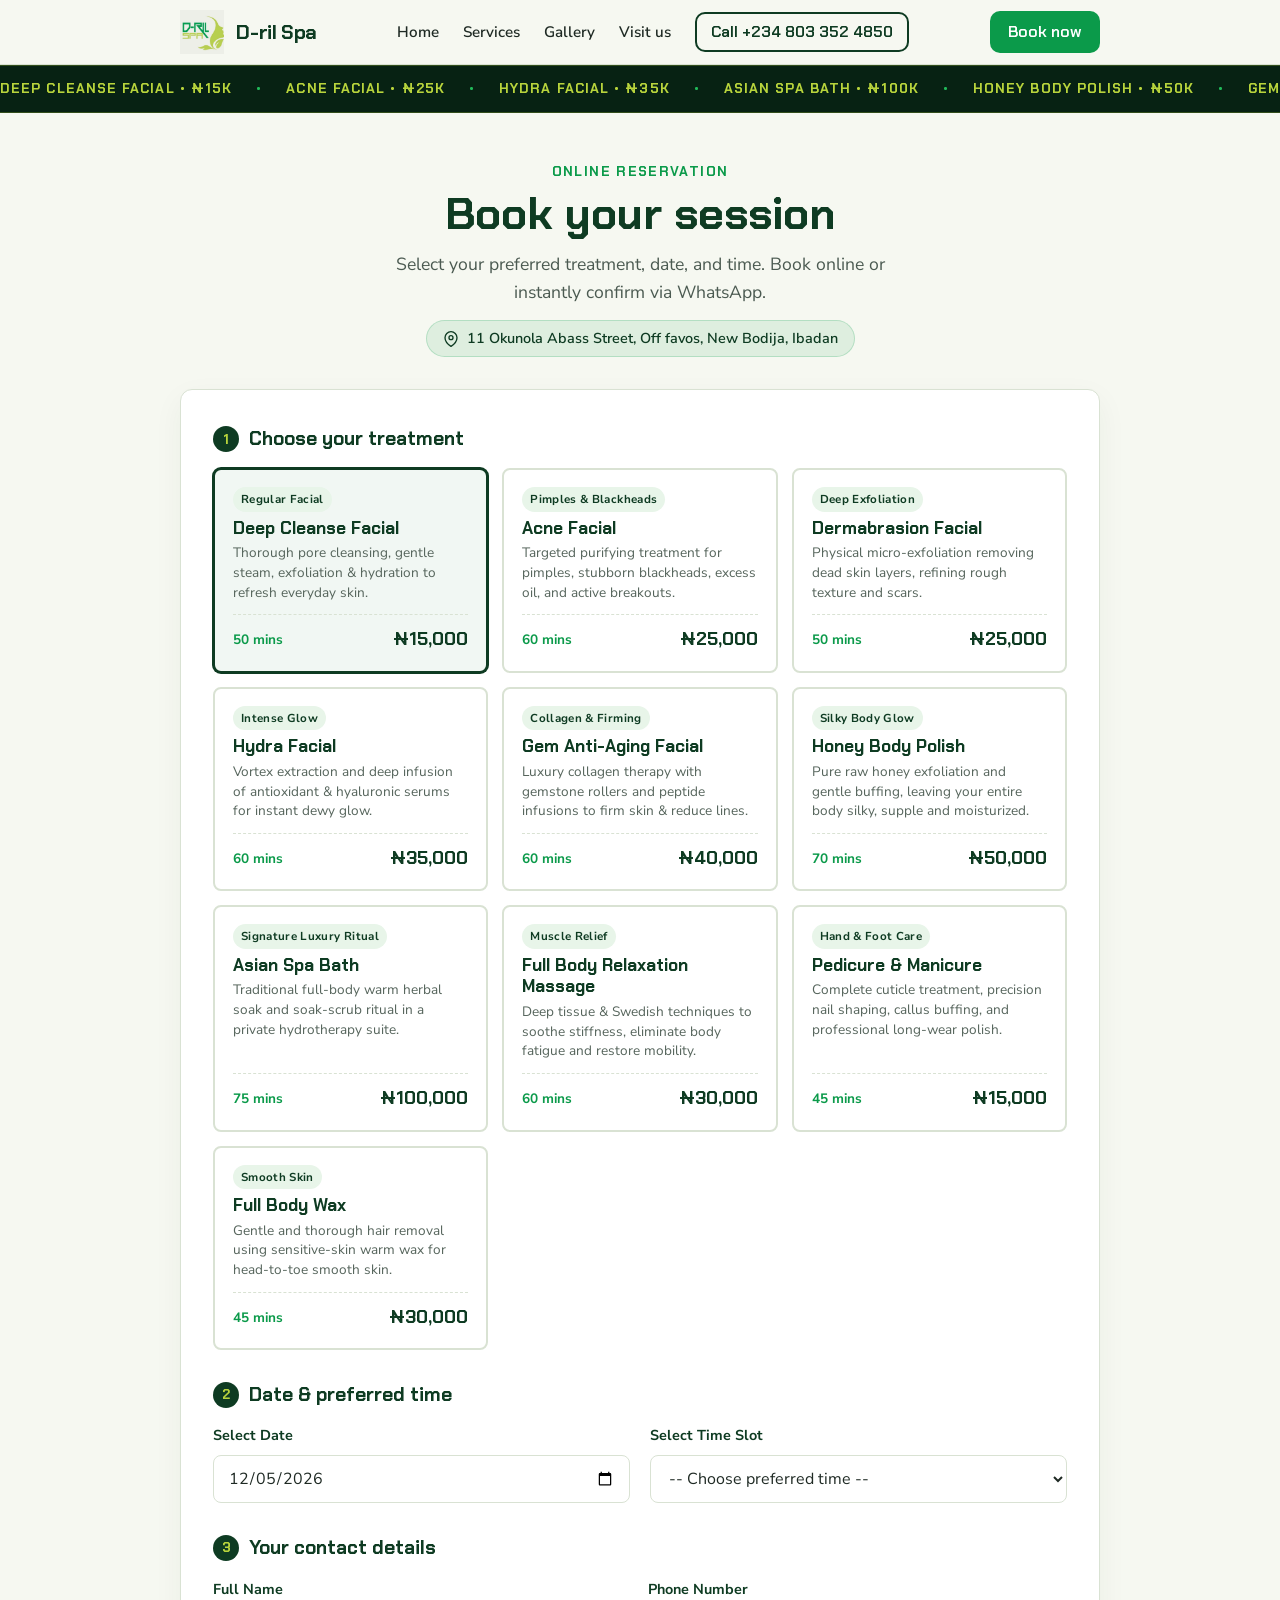
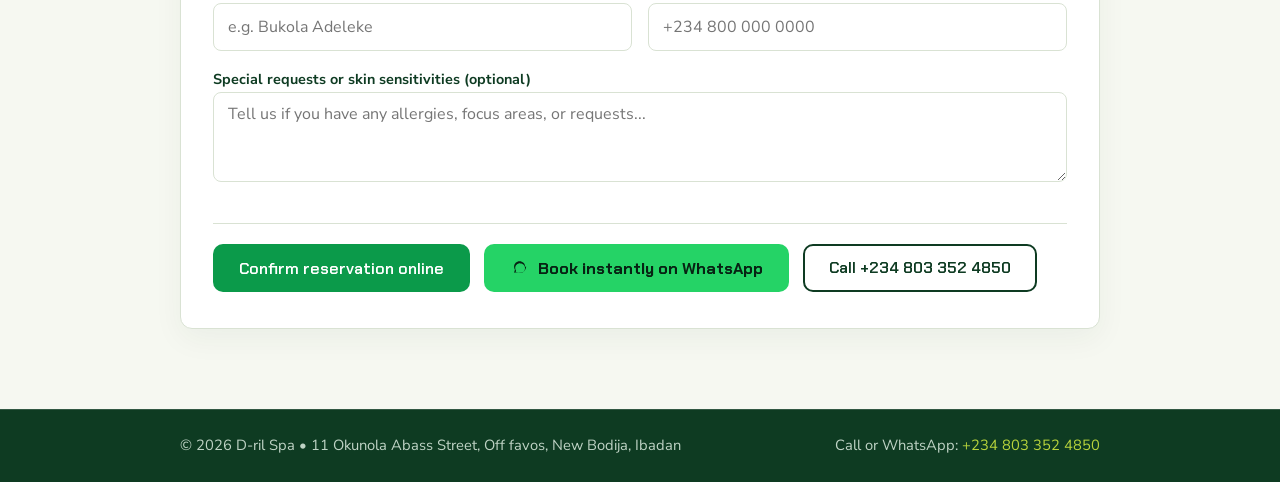
<file: booking.html>
<!DOCTYPE html>
<html lang="en">
<head>
<meta charset="UTF-8">
<meta name="viewport" content="width=device-width, initial-scale=1">
<title>Book an Appointment | D-ril Spa</title>
<meta name="description" content="Book your massage, facial, manicure, Asian bath or waxing session at D-ril Spa. Call +234 803 352 4850 or book online.">
<link rel="preconnect" href="https://fonts.googleapis.com">
<link rel="preconnect" href="https://fonts.gstatic.com" crossorigin>
<link href="https://fonts.googleapis.com/css2?family=Chakra+Petch:wght@500;600;700&family=Nunito+Sans:wght@400;600;700&display=swap" rel="stylesheet">
<style>
  :root {
    --forest: #0E3B22;
    --forest-dark: #072213;
    --green: #0B9A4A;
    --green-hover: #08803d;
    --lime: #B8D43C;
    --lime-hover: #cbe254;
    --mist: #F6F8F1;
    --ink: #1F2A24;
    --line: #D9E2D3;
    --white: #FFFFFF;
    --head: "Chakra Petch", "Trebuchet MS", sans-serif;
    --body: "Nunito Sans", "Segoe UI", Arial, sans-serif;
    --radius: 12px;
    --radius-sm: 8px;
    --transition: 0.18s cubic-bezier(0.2, 0, 0, 1);
  }

  *, *::before, *::after { box-sizing: border-box; margin: 0; padding: 0; }
  html { scroll-behavior: smooth; }
  body {
    font-family: var(--body);
    color: var(--ink);
    background-color: var(--mist);
    line-height: 1.6;
    -webkit-font-smoothing: antialiased;
    min-height: 100vh;
    display: flex;
    flex-direction: column;
  }

  img { max-width: 100%; display: block; }
  a { color: inherit; text-decoration: none; }
  :focus-visible { outline: 3px solid var(--green); outline-offset: 3px; }

  .wrap { max-width: 960px; margin: 0 auto; padding: 0 20px; width: 100%; }

  h1, h2, h3, h4 { font-family: var(--head); line-height: 1.15; color: var(--forest); }

  /* Buttons */
  .btn {
    display: inline-flex;
    align-items: center;
    justify-content: center;
    gap: 8px;
    min-height: 48px;
    padding: 0 24px;
    font-family: var(--head);
    font-weight: 600;
    font-size: 1rem;
    border-radius: 10px;
    border: 2px solid transparent;
    cursor: pointer;
    transition: background-color var(--transition), border-color var(--transition), transform var(--transition);
  }
  .btn:hover { transform: translateY(-1px); }
  .btn:active { transform: translateY(0); }

  .btn-lime { background: var(--lime); color: var(--forest); }
  .btn-lime:hover { background: var(--lime-hover); }

  .btn-green { background: var(--green); color: var(--white); }
  .btn-green:hover { background: var(--green-hover); }

  .btn-whatsapp { background: #25D366; color: #072213; font-weight: 700; }
  .btn-whatsapp:hover { background: #20bd5a; }

  .btn-line { border-color: var(--forest); color: var(--forest); background: transparent; }
  .btn-line:hover { background: rgba(14, 59, 34, 0.08); }

  /* Scroll Progress Bar */
  #scroll-progress {
    position: fixed;
    top: 0;
    left: 0;
    height: 3px;
    width: 0%;
    background: linear-gradient(90deg, var(--lime), #25D366);
    z-index: 100;
    transition: width 0.08s ease-out;
  }

  /* Continuous Seamless Infinite Ticker - Runs All The Time */
  .marquee-track {
    background: #072213;
    color: var(--lime);
    overflow: hidden;
    white-space: nowrap;
    display: flex;
    user-select: none;
    border-top: 1px solid rgba(184, 212, 60, 0.25);
    border-bottom: 1px solid rgba(184, 212, 60, 0.25);
    padding: 12px 0;
    font-family: var(--head);
    font-size: 0.85rem;
    font-weight: 700;
    letter-spacing: 0.08em;
    text-transform: uppercase;
    width: 100%;
    position: relative;
  }
  .marquee-group {
    flex-shrink: 0;
    display: flex;
    align-items: center;
    gap: 24px;
    padding-right: 24px;
    min-width: 100%;
    animation: marqueeContinuousLeft 30s linear infinite;
    will-change: transform;
  }
  @keyframes marqueeContinuousLeft {
    0% { transform: translate3d(0, 0, 0); }
    100% { transform: translate3d(-100%, 0, 0); }
  }
  .marquee-track:hover .marquee-group {
    animation-play-state: running !important;
  }
  .m-dot { color: #25D366; opacity: 0.85; }

  /* Header */
  header {
    background: rgba(246, 248, 241, 0.94);
    backdrop-filter: blur(12px);
    -webkit-backdrop-filter: blur(12px);
    border-bottom: 1px solid var(--line);
    position: sticky;
    top: 0;
    z-index: 50;
    transition: box-shadow .25s ease, background-color .25s ease;
  }
  header.scrolled {
    box-shadow: 0 4px 20px rgba(14, 59, 34, 0.08);
    background: rgba(246, 248, 241, 0.98);
  }
  .bar {
    display: flex;
    align-items: center;
    justify-content: space-between;
    gap: 12px;
    min-height: 64px;
  }
  .brand-wrap {
    display: flex;
    align-items: center;
    gap: 12px;
  }
  .bar img {
    height: 44px;
    width: auto;
    mix-blend-mode: multiply;
  }
  .brand-title {
    font-family: var(--head);
    font-weight: 700;
    font-size: 1.25rem;
    color: var(--forest);
    letter-spacing: -0.02em;
  }
  nav { display: flex; gap: 24px; align-items: center; }
  nav a { text-decoration: none; font-weight: 600; font-size: 0.95rem; }
  nav a:hover { color: var(--green); }

  /* Booking Page Body */
  .booking-section {
    padding: 48px 0 80px;
    flex: 1;
  }

  .booking-header {
    margin-bottom: 32px;
    text-align: center;
  }
  .booking-header .eyebrow {
    font-family: var(--head);
    font-size: 0.85rem;
    font-weight: 700;
    text-transform: uppercase;
    letter-spacing: 0.1em;
    color: var(--green);
    margin-bottom: 6px;
    display: block;
  }
  .booking-header h1 {
    font-size: clamp(2rem, 5vw, 2.8rem);
    margin-bottom: 10px;
  }
  .booking-header p {
    color: #4b5a51;
    font-size: 1.1rem;
    max-width: 540px;
    margin: 0 auto;
  }

  /* Booking Card */
  .booking-card {
    background: var(--white);
    border: 1px solid var(--line);
    border-radius: var(--radius);
    padding: 36px 32px;
    box-shadow: 0 10px 30px rgba(14, 59, 34, 0.05);
  }

  .form-section-title {
    font-size: 1.2rem;
    margin-bottom: 16px;
    display: flex;
    align-items: center;
    gap: 10px;
  }
  .step-num {
    display: inline-flex;
    align-items: center;
    justify-content: center;
    width: 26px;
    height: 26px;
    background: var(--forest);
    color: var(--lime);
    border-radius: 50%;
    font-size: 0.85rem;
    font-weight: 700;
  }

  /* Treatment Selection Grid */
  .treatments-grid {
    display: grid;
    grid-template-columns: repeat(auto-fit, minmax(260px, 1fr));
    gap: 14px;
    margin-bottom: 32px;
  }
  .treatment-option {
    border: 2px solid var(--line);
    border-radius: var(--radius-sm);
    padding: 16px 18px;
    cursor: pointer;
    transition: border-color var(--transition), background-color var(--transition), box-shadow var(--transition);
    display: flex;
    flex-direction: column;
    justify-content: space-between;
    position: relative;
    background: #fff;
  }
  .treatment-option:hover {
    border-color: var(--green);
    background-color: #fafdF8;
    box-shadow: 0 4px 12px rgba(11, 154, 74, 0.08);
  }
  .treatment-option input {
    position: absolute;
    opacity: 0;
  }
  .treatment-option.selected {
    border-color: var(--forest);
    background-color: #f1f7f3;
    box-shadow: 0 0 0 1px var(--forest);
  }
  .treatment-tag {
    display: inline-block;
    background: #E8F5E9;
    color: var(--forest);
    font-size: 0.72rem;
    font-weight: 700;
    padding: 3px 8px;
    border-radius: 999px;
    letter-spacing: 0.03em;
    margin-bottom: 6px;
    width: fit-content;
  }
  .treatment-name {
    font-family: var(--head);
    font-size: 1.08rem;
    font-weight: 700;
    color: var(--forest);
    margin-bottom: 4px;
    line-height: 1.25;
  }
  .treatment-desc {
    font-size: 0.85rem;
    color: #55645B;
    margin-bottom: 12px;
    line-height: 1.45;
  }
  .treatment-meta {
    font-size: 0.85rem;
    font-weight: 700;
    color: var(--green);
    display: flex;
    justify-content: space-between;
    align-items: center;
    border-top: 1px dashed var(--line);
    padding-top: 10px;
    margin-top: auto;
  }
  .treatment-price {
    font-family: var(--head);
    font-size: 1.15rem;
    color: var(--forest);
    font-weight: 700;
  }

  /* Date & Time Selectors */
  .datetime-row {
    display: grid;
    grid-template-columns: 1fr 1fr;
    gap: 20px;
    margin-bottom: 32px;
  }

  .date-picker-wrap, .time-picker-wrap {
    display: flex;
    flex-direction: column;
    gap: 8px;
  }
  .input-label {
    font-size: 0.9rem;
    font-weight: 700;
    color: var(--forest);
  }
  .custom-select, .custom-input, .custom-textarea {
    width: 100%;
    min-height: 48px;
    padding: 10px 14px;
    font-family: var(--body);
    font-size: 1rem;
    border-radius: var(--radius-sm);
    border: 1px solid var(--line);
    background: #fff;
    color: var(--ink);
    transition: border-color var(--transition);
  }
  .custom-select:focus, .custom-input:focus, .custom-textarea:focus {
    border-color: var(--green);
    outline: none;
    box-shadow: 0 0 0 3px rgba(11, 154, 74, 0.15);
  }
  .custom-textarea {
    min-height: 90px;
    resize: vertical;
  }

  /* Contact Details */
  .details-grid {
    display: grid;
    grid-template-columns: 1fr 1fr;
    gap: 16px;
    margin-bottom: 32px;
  }
  .full-col {
    grid-column: 1 / -1;
  }

  /* Submit Buttons */
  .actions-row {
    display: flex;
    flex-wrap: wrap;
    gap: 14px;
    padding-top: 20px;
    border-top: 1px solid var(--line);
    align-items: center;
  }

  /* Confirmation Box */
  .confirmation-box {
    display: none;
    background: #f1f7f3;
    border: 2px solid var(--green);
    border-radius: var(--radius);
    padding: 32px 24px;
    text-align: center;
    margin-top: 24px;
    animation: fadeIn 0.3s ease-out;
  }
  @keyframes fadeIn {
    from { opacity: 0; transform: translateY(8px); }
    to { opacity: 1; transform: translateY(0); }
  }
  .confirm-icon {
    width: 56px;
    height: 56px;
    background: var(--green);
    color: #fff;
    border-radius: 50%;
    display: inline-flex;
    align-items: center;
    justify-content: center;
    font-size: 28px;
    margin-bottom: 16px;
  }

  /* Footer */
  footer {
    background: var(--forest);
    color: #BFD3C5;
    border-top: 1px solid rgba(255,255,255,.15);
    padding: 24px 0;
    font-size: 0.92rem;
    margin-top: auto;
  }
  .footer-inner {
    display: flex;
    justify-content: space-between;
    align-items: center;
    flex-wrap: wrap;
    gap: 12px;
  }

  @media (max-width: 680px) {
    .booking-card { padding: 24px 18px; }
    .datetime-row, .details-grid { grid-template-columns: 1fr; }
    .actions-row { flex-direction: column; }
    .actions-row .btn { width: 100%; }
    nav { display: none; }
  }
</style>
</head>
<body>
<div id="scroll-progress" aria-hidden="true"></div>

<header>
  <div class="wrap bar">
    <a href="index.html" class="brand-wrap" aria-label="D-ril Spa home">
      <img src="images/logo.jpg" alt="D-ril Spa" width="44" height="44">
      <span class="brand-title">D-ril Spa</span>
    </a>
    <nav aria-label="Main">
      <a href="index.html">Home</a>
      <a href="index.html#services">Services</a>
      <a href="index.html#gallery">Gallery</a>
      <a href="index.html#visit">Visit us</a>
      <a href="tel:+2348033524850" class="btn btn-line" style="min-height: 40px; padding: 0 14px;">Call +234 803 352 4850</a>
    </nav>
    <a class="btn btn-green" href="booking.html" style="min-height: 42px; padding: 0 16px;">Book now</a>
  </div>
</header>

<!-- Continuous Ambient Ticker Bar - Runs All The Time -->
<div class="marquee-track" aria-label="Services & Spa Highlights">
  <div class="marquee-group">
    <span>Deep Cleanse Facial &bull; &#8358;15k</span><span class="m-dot">&bull;</span>
    <span>Acne Facial &bull; &#8358;25k</span><span class="m-dot">&bull;</span>
    <span>Hydra Facial &bull; &#8358;35k</span><span class="m-dot">&bull;</span>
    <span>Asian Spa Bath &bull; &#8358;100k</span><span class="m-dot">&bull;</span>
    <span>Honey Body Polish &bull; &#8358;50k</span><span class="m-dot">&bull;</span>
    <span>Gem Anti-Aging &bull; &#8358;40k</span><span class="m-dot">&bull;</span>
    <span>Dermabrasion Facial &bull; &#8358;25k</span><span class="m-dot">&bull;</span>
    <span>Full Body Relaxation Massage</span><span class="m-dot">&bull;</span>
    <span>Pedicure &amp; Manicure</span><span class="m-dot">&bull;</span>
    <span>11 Okunola Abass, Off favos, New Bodija, Ibadan</span><span class="m-dot">&bull;</span>
    <span>Call +234 803 352 4850</span><span class="m-dot">&bull;</span>
  </div>
  <div class="marquee-group" aria-hidden="true">
    <span>Deep Cleanse Facial &bull; &#8358;15k</span><span class="m-dot">&bull;</span>
    <span>Acne Facial &bull; &#8358;25k</span><span class="m-dot">&bull;</span>
    <span>Hydra Facial &bull; &#8358;35k</span><span class="m-dot">&bull;</span>
    <span>Asian Spa Bath &bull; &#8358;100k</span><span class="m-dot">&bull;</span>
    <span>Honey Body Polish &bull; &#8358;50k</span><span class="m-dot">&bull;</span>
    <span>Gem Anti-Aging &bull; &#8358;40k</span><span class="m-dot">&bull;</span>
    <span>Dermabrasion Facial &bull; &#8358;25k</span><span class="m-dot">&bull;</span>
    <span>Full Body Relaxation Massage</span><span class="m-dot">&bull;</span>
    <span>Pedicure &amp; Manicure</span><span class="m-dot">&bull;</span>
    <span>11 Okunola Abass, Off favos, New Bodija, Ibadan</span><span class="m-dot">&bull;</span>
    <span>Call +234 803 352 4850</span><span class="m-dot">&bull;</span>
  </div>
</div>

<main class="booking-section">
  <div class="wrap">
    <div class="booking-header">
      <span class="eyebrow">Online Reservation</span>
      <h1>Book your session</h1>
      <p>Select your preferred treatment, date, and time. Book online or instantly confirm via WhatsApp.</p>
      <div style="margin-top: 14px; display: inline-flex; align-items: center; gap: 8px; font-size: 0.9rem; color: var(--forest); background: rgba(11, 154, 74, 0.1); border: 1px solid rgba(11, 154, 74, 0.2); padding: 6px 16px; border-radius: 999px; font-weight: 600;">
        <svg width="16" height="16" viewBox="0 0 24 24" fill="none" stroke="currentColor" stroke-width="2" stroke-linecap="round" stroke-linejoin="round" aria-hidden="true"><path d="M21 10c0 7-9 13-9 13s-9-6-9-13a9 9 0 0 1 18 0z"></path><circle cx="12" cy="10" r="3"></circle></svg>
        <span>11 Okunola Abass Street, Off favos, New Bodija, Ibadan</span>
      </div>
    </div>

    <div class="booking-card">
      <form id="appointment-form" onsubmit="handleBooking(event)">
        
        <!-- STEP 1: TREATMENT -->
        <h2 class="form-section-title"><span class="step-num">1</span> Choose your treatment</h2>
        <div class="treatments-grid">
          <!-- 1: Deep Cleanse Facial -->
          <label class="treatment-option selected">
            <input type="radio" name="treatment" value="Deep Cleanse Facial" data-price="₦15,000" data-duration="50 mins" checked onchange="selectTreatment(this)">
            <div>
              <span class="treatment-tag">Regular Facial</span>
              <div class="treatment-name">Deep Cleanse Facial</div>
              <div class="treatment-desc">Thorough pore cleansing, gentle steam, exfoliation &amp; hydration to refresh everyday skin.</div>
            </div>
            <div class="treatment-meta">
              <span>50 mins</span>
              <span class="treatment-price">&#8358;15,000</span>
            </div>
          </label>

          <!-- 2: Acne Facial -->
          <label class="treatment-option">
            <input type="radio" name="treatment" value="Acne Facial" data-price="₦25,000" data-duration="60 mins" onchange="selectTreatment(this)">
            <div>
              <span class="treatment-tag">Pimples &amp; Blackheads</span>
              <div class="treatment-name">Acne Facial</div>
              <div class="treatment-desc">Targeted purifying treatment for pimples, stubborn blackheads, excess oil, and active breakouts.</div>
            </div>
            <div class="treatment-meta">
              <span>60 mins</span>
              <span class="treatment-price">&#8358;25,000</span>
            </div>
          </label>

          <!-- 3: Dermabrasion Facial -->
          <label class="treatment-option">
            <input type="radio" name="treatment" value="Dermabrasion Facial" data-price="₦25,000" data-duration="50 mins" onchange="selectTreatment(this)">
            <div>
              <span class="treatment-tag">Deep Exfoliation</span>
              <div class="treatment-name">Dermabrasion Facial</div>
              <div class="treatment-desc">Physical micro-exfoliation removing dead skin layers, refining rough texture and scars.</div>
            </div>
            <div class="treatment-meta">
              <span>50 mins</span>
              <span class="treatment-price">&#8358;25,000</span>
            </div>
          </label>

          <!-- 4: Hydra Facial -->
          <label class="treatment-option">
            <input type="radio" name="treatment" value="Hydra Facial" data-price="₦35,000" data-duration="60 mins" onchange="selectTreatment(this)">
            <div>
              <span class="treatment-tag">Intense Glow</span>
              <div class="treatment-name">Hydra Facial</div>
              <div class="treatment-desc">Vortex extraction and deep infusion of antioxidant &amp; hyaluronic serums for instant dewy glow.</div>
            </div>
            <div class="treatment-meta">
              <span>60 mins</span>
              <span class="treatment-price">&#8358;35,000</span>
            </div>
          </label>

          <!-- 5: Gem Anti-Aging Facial -->
          <label class="treatment-option">
            <input type="radio" name="treatment" value="Gem Anti-Aging Facial" data-price="₦40,000" data-duration="60 mins" onchange="selectTreatment(this)">
            <div>
              <span class="treatment-tag">Collagen &amp; Firming</span>
              <div class="treatment-name">Gem Anti-Aging Facial</div>
              <div class="treatment-desc">Luxury collagen therapy with gemstone rollers and peptide infusions to firm skin &amp; reduce lines.</div>
            </div>
            <div class="treatment-meta">
              <span>60 mins</span>
              <span class="treatment-price">&#8358;40,000</span>
            </div>
          </label>

          <!-- 6: Honey Body Polish -->
          <label class="treatment-option">
            <input type="radio" name="treatment" value="Honey Body Polish" data-price="₦50,000" data-duration="70 mins" onchange="selectTreatment(this)">
            <div>
              <span class="treatment-tag">Silky Body Glow</span>
              <div class="treatment-name">Honey Body Polish</div>
              <div class="treatment-desc">Pure raw honey exfoliation and gentle buffing, leaving your entire body silky, supple and moisturized.</div>
            </div>
            <div class="treatment-meta">
              <span>70 mins</span>
              <span class="treatment-price">&#8358;50,000</span>
            </div>
          </label>

          <!-- 7: Asian Spa Bath -->
          <label class="treatment-option">
            <input type="radio" name="treatment" value="Asian Spa Bath" data-price="₦100,000" data-duration="75 mins" onchange="selectTreatment(this)">
            <div>
              <span class="treatment-tag">Signature Luxury Ritual</span>
              <div class="treatment-name">Asian Spa Bath</div>
              <div class="treatment-desc">Traditional full-body warm herbal soak and soak-scrub ritual in a private hydrotherapy suite.</div>
            </div>
            <div class="treatment-meta">
              <span>75 mins</span>
              <span class="treatment-price">&#8358;100,000</span>
            </div>
          </label>

          <!-- 8: Full Body Relaxation Massage -->
          <label class="treatment-option">
            <input type="radio" name="treatment" value="Full Body Relaxation Massage" data-price="₦30,000" data-duration="60 mins" onchange="selectTreatment(this)">
            <div>
              <span class="treatment-tag">Muscle Relief</span>
              <div class="treatment-name">Full Body Relaxation Massage</div>
              <div class="treatment-desc">Deep tissue &amp; Swedish techniques to soothe stiffness, eliminate body fatigue and restore mobility.</div>
            </div>
            <div class="treatment-meta">
              <span>60 mins</span>
              <span class="treatment-price">&#8358;30,000</span>
            </div>
          </label>

          <!-- 9: Pedicure & Manicure -->
          <label class="treatment-option">
            <input type="radio" name="treatment" value="Pedicure & Manicure" data-price="₦15,000" data-duration="45 mins" onchange="selectTreatment(this)">
            <div>
              <span class="treatment-tag">Hand &amp; Foot Care</span>
              <div class="treatment-name">Pedicure &amp; Manicure</div>
              <div class="treatment-desc">Complete cuticle treatment, precision nail shaping, callus buffing, and professional long-wear polish.</div>
            </div>
            <div class="treatment-meta">
              <span>45 mins</span>
              <span class="treatment-price">&#8358;15,000</span>
            </div>
          </label>

          <!-- 10: Full Body Wax -->
          <label class="treatment-option">
            <input type="radio" name="treatment" value="Full Body Wax" data-price="₦30,000" data-duration="45 mins" onchange="selectTreatment(this)">
            <div>
              <span class="treatment-tag">Smooth Skin</span>
              <div class="treatment-name">Full Body Wax</div>
              <div class="treatment-desc">Gentle and thorough hair removal using sensitive-skin warm wax for head-to-toe smooth skin.</div>
            </div>
            <div class="treatment-meta">
              <span>45 mins</span>
              <span class="treatment-price">&#8358;30,000</span>
            </div>
          </label>
        </div>

        <!-- STEP 2: DATE & TIME -->
        <h2 class="form-section-title"><span class="step-num">2</span> Date &amp; preferred time</h2>
        <div class="datetime-row">
          <div class="date-picker-wrap">
            <label for="book-date" class="input-label">Select Date</label>
            <input type="date" id="book-date" class="custom-input" required>
          </div>
          <div class="time-picker-wrap">
            <label for="book-time" class="input-label">Select Time Slot</label>
            <select id="book-time" class="custom-select" required>
              <option value="">-- Choose preferred time --</option>
              <option value="09:00 AM">09:00 AM (Morning)</option>
              <option value="10:30 AM">10:30 AM (Morning)</option>
              <option value="12:00 PM">12:00 PM (Noon)</option>
              <option value="01:30 PM">01:30 PM (Afternoon)</option>
              <option value="03:00 PM">03:00 PM (Afternoon)</option>
              <option value="04:30 PM">04:30 PM (Evening)</option>
              <option value="06:00 PM">06:00 PM (Evening)</option>
            </select>
          </div>
        </div>

        <!-- STEP 3: CONTACT INFO -->
        <h2 class="form-section-title"><span class="step-num">3</span> Your contact details</h2>
        <div class="details-grid">
          <div>
            <label for="client-name" class="input-label">Full Name</label>
            <input type="text" id="client-name" class="custom-input" placeholder="e.g. Bukola Adeleke" required>
          </div>
          <div>
            <label for="client-phone" class="input-label">Phone Number</label>
            <input type="tel" id="client-phone" class="custom-input" placeholder="+234 800 000 0000" required>
          </div>
          <div class="full-col">
            <label for="client-notes" class="input-label">Special requests or skin sensitivities (optional)</label>
            <textarea id="client-notes" class="custom-textarea" placeholder="Tell us if you have any allergies, focus areas, or requests..."></textarea>
          </div>
        </div>

        <!-- ACTIONS -->
        <div class="actions-row">
          <button type="submit" class="btn btn-green">Confirm reservation online</button>
          <button type="button" class="btn btn-whatsapp" onclick="bookViaWhatsApp()">
            <svg width="20" height="20" viewBox="0 0 24 24" fill="currentColor"><path d="M12.031 6.172c-3.181 0-5.767 2.586-5.768 5.766-.001 1.298.38 2.27 1.019 3.287l-.711 2.598 2.664-.698c.969.587 1.961.954 3.011.954l.002.001c3.182 0 5.77-2.587 5.771-5.766.001-1.543-.599-2.993-1.69-4.084-1.09-1.09-2.541-1.688-4.087-1.688zm7.32 4.095c.001 1.961-.762 3.805-2.148 5.191-1.387 1.387-3.231 2.15-5.191 2.15h-.002c-1.189 0-2.355-.32-3.374-.925l-3.736.98 1-3.64c-.663-1.066-1.013-2.298-1.012-3.562 0-3.649 2.97-6.619 6.621-6.619 1.768 0 3.431.689 4.68 1.939s1.94 2.912 1.94 4.681z"/></svg>
            Book instantly on WhatsApp
          </button>
          <a href="tel:+2348033524850" class="btn btn-line">Call +234 803 352 4850</a>
        </div>
      </form>

      <!-- Confirmation Screen -->
      <div id="confirmation-screen" class="confirmation-box" role="alert" aria-live="polite">
        <div class="confirm-icon">✓</div>
        <h2 style="margin-bottom: 8px;">Reservation Request Sent!</h2>
        <p style="color: #4b5a51; margin-bottom: 20px;">Thank you, <strong id="conf-name"></strong>. We have received your booking request for <strong id="conf-service"></strong> on <strong id="conf-date"></strong> at <strong id="conf-time"></strong>.</p>
        <div style="background: #fff; border: 1px solid var(--line); border-radius: 8px; padding: 16px 20px; display: inline-block; text-align: left; margin-bottom: 24px; max-width: 460px; width: 100%;">
          <div style="margin-bottom: 5px;"><strong>Booking Ref:</strong> <span id="conf-ref" style="font-family: var(--head); color: var(--green);"></span></div>
          <div style="margin-bottom: 5px;"><strong>Price / Fee:</strong> <span id="conf-price" style="font-weight: 700; color: var(--forest);"></span></div>
          <div style="margin-bottom: 5px;"><strong>Location:</strong> 11 Okunola Abass Street, Off favos, New Bodija, Ibadan</div>
          <div><strong>Contact:</strong> +234 803 352 4850</div>
        </div>
        <div>
          <a href="index.html" class="btn btn-green">Return to home</a>
        </div>
      </div>
    </div>
  </div>
</main>

<footer>
  <div class="wrap footer-inner">
    <div>&copy; <span id="yr"></span> D-ril Spa &bull; 11 Okunola Abass Street, Off favos, New Bodija, Ibadan</div>
    <div>Call or WhatsApp: <a href="tel:+2348033524850" style="color:var(--lime); text-decoration:none;">+234 803 352 4850</a></div>
  </div>
</footer>

<script>
  document.getElementById("yr").textContent = new Date().getFullYear();

  // Set default date to today
  const today = new Date().toISOString().split('T')[0];
  const dateInput = document.getElementById('book-date');
  dateInput.min = today;
  dateInput.value = today;

  function selectTreatment(radio) {
    document.querySelectorAll('.treatment-option').forEach(el => el.classList.remove('selected'));
    radio.closest('.treatment-option').classList.add('selected');
  }

  function getSelectedTreatmentData() {
    const checked = document.querySelector('input[name="treatment"]:checked');
    if (checked) {
      return {
        service: checked.value,
        price: checked.getAttribute('data-price') || '',
        duration: checked.getAttribute('data-duration') || ''
      };
    }
    return { service: 'Deep Cleanse Facial', price: '₦15,000', duration: '50 mins' };
  }

  // Pre-select treatment from URL query parameter (e.g. booking.html?treatment=Hydra%20Facial)
  document.addEventListener('DOMContentLoaded', () => {
    const params = new URLSearchParams(window.location.search);
    const requested = params.get('treatment');
    if (requested) {
      const targetRadio = document.querySelector(`input[name="treatment"][value="${requested}"]`);
      if (targetRadio) {
        targetRadio.checked = true;
        selectTreatment(targetRadio);
        targetRadio.closest('.treatment-option').scrollIntoView({ behavior: 'smooth', block: 'nearest' });
      }
    }
  });

  function handleBooking(event) {
    event.preventDefault();
    const data = getSelectedTreatmentData();
    const date = document.getElementById('book-date').value;
    const time = document.getElementById('book-time').value;
    const name = document.getElementById('client-name').value;
    const ref = "DRIL-" + Math.floor(100000 + Math.random() * 900000);

    document.getElementById('conf-name').textContent = name;
    document.getElementById('conf-service').textContent = data.service;
    document.getElementById('conf-date').textContent = date;
    document.getElementById('conf-time').textContent = time;
    document.getElementById('conf-ref').textContent = ref;
    document.getElementById('conf-price').textContent = data.price;

    document.getElementById('appointment-form').style.display = 'none';
    const confBox = document.getElementById('confirmation-screen');
    confBox.style.display = 'block';
    confBox.scrollIntoView({ behavior: 'smooth', block: 'nearest' });
  }

  function bookViaWhatsApp() {
    const data = getSelectedTreatmentData();
    const date = document.getElementById('book-date').value || today;
    const time = document.getElementById('book-time').value || 'Flexible';
    const name = document.getElementById('client-name').value || 'Valued Guest';
    const phone = document.getElementById('client-phone').value;
    const notes = document.getElementById('client-notes').value;

    let message = `Hello D-ril Spa, I would like to book an appointment:\n\n• Treatment: ${data.service} (${data.price})\n• Date: ${date}\n• Time: ${time}\n• Name: ${name}`;
    if (phone) {
      message += `\n• Phone: ${phone}`;
    }
    if (notes) {
      message += `\n• Notes: ${notes}`;
    }

    const encoded = encodeURIComponent(message);
    window.open(`https://wa.me/2348033524850?text=${encoded}`, '_blank');
  }

  // Continuous Scroll Progress & Elevated Header
  const progressBar = document.getElementById("scroll-progress");
  const header = document.querySelector("header");
  window.addEventListener("scroll", function () {
    const scrollY = window.scrollY;
    const totalHeight = document.documentElement.scrollHeight - window.innerHeight;
    const progress = totalHeight > 0 ? (scrollY / totalHeight) * 100 : 0;
    if (progressBar) progressBar.style.width = progress + "%";
    if (header) {
      if (scrollY > 30) {
        header.classList.add("scrolled");
      } else {
        header.classList.remove("scrolled");
      }
    }
  }, { passive: true });

  // Ensure continuous seamless marquee fill across all resolutions
  document.querySelectorAll(".marquee-track").forEach(function(track) {
    const group = track.querySelector(".marquee-group");
    if (group && track.scrollWidth < window.innerWidth * 2) {
      const clone = group.cloneNode(true);
      clone.setAttribute("aria-hidden", "true");
      track.appendChild(clone);
    }
  });
</script>
</body>
</html>
</file>
